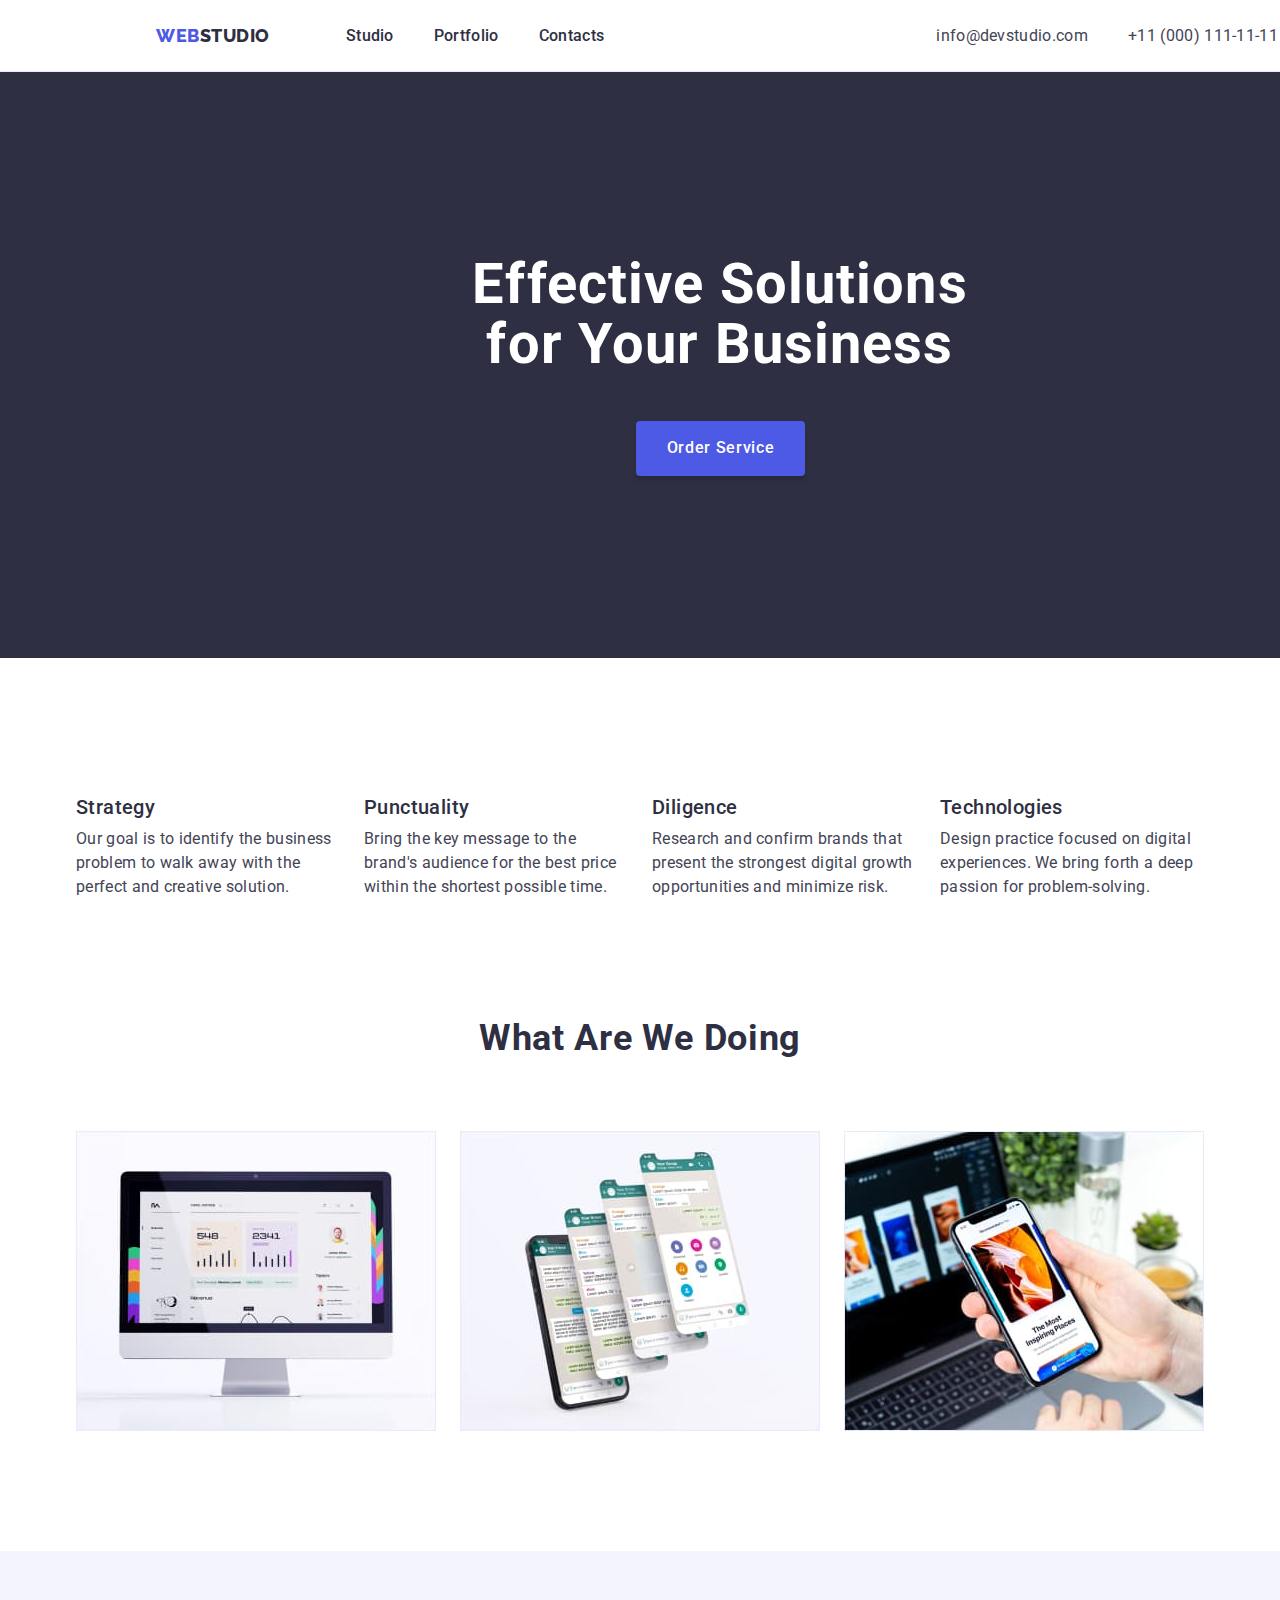
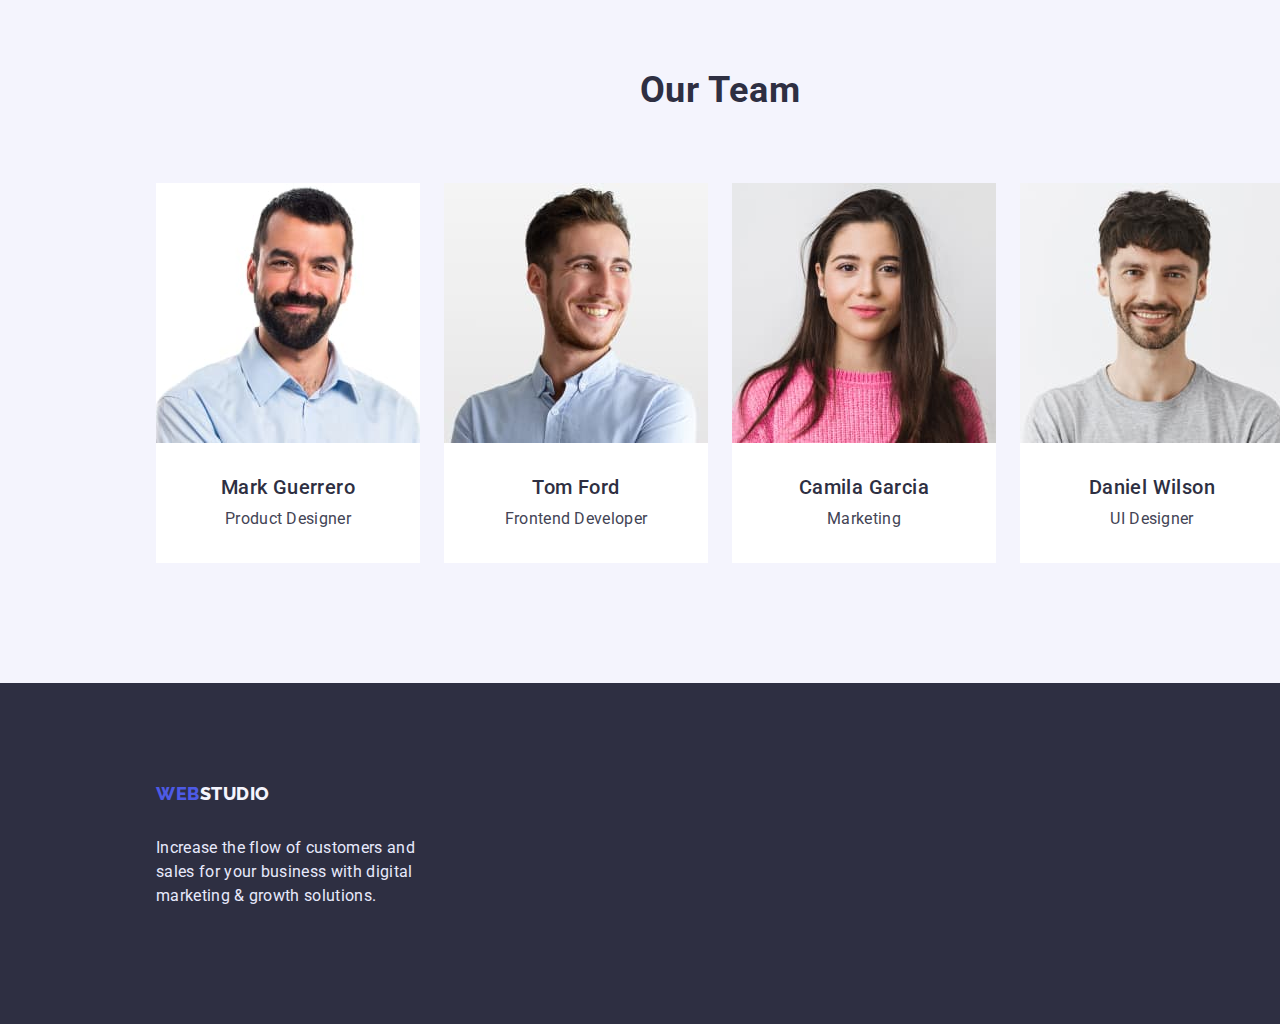
<file: index.html>
<!DOCTYPE html>
<html lang="en">
  <head>
    <meta charset="UTF-8" />
    <meta http-equiv="X-UA-Compatible" content="IE=edge" />
    <meta name="viewport" content="width=device-width, initial-scale=1.0" />
    <title>Effective Solutions for Your Business</title>
    <link
      rel="stylesheet"
      href="https://cdnjs.cloudflare.com/ajax/libs/modern-normalize/1.0.0/modern-normalize.min.css"
    />
    <link rel="preconnect" href="https://fonts.googleapis.com" />
    <link rel="preconnect" href="https://fonts.gstatic.com" crossorigin />
    <link
      href="https://fonts.googleapis.com/css2?family=Raleway:wght@800&family=Roboto:wght@400;500;700;900&display=swap"
      rel="stylesheet"
    />
    <link rel="stylesheet" href="./css/styles.css" />
  </head>
  <body>
    <header class="header">
      <a class="header-logo link" href="./index.html"
        >Web<span class="logo-text">Studio</span></a
      >
      <nav class="header-nav">
        <ul class="header-list list">
          <li><a class="header-link link" href="./index.html">Studio</a></li>
          <li>
            <a class="header-link link" href="./portfolio.html">Portfolio</a>
          </li>
          <li>
            <a class="header-link link" href="">Contacts</a>
          </li>
        </ul>
      </nav>
      <address class="address">
        <ul class="address-list list">
          <li>
            <a class="address-link link" href="mailto:info@devstudio.com"
              >info@devstudio.com
            </a>
          </li>
          <li>
            <a class="address-link link" href="tel:+110001111111"
              >+11 (000) 111-11-11
            </a>
          </li>
        </ul>
      </address>
    </header>
    <main>
      <section class="hero">
        <h1 class="hero-title">
          Effective Solutions <br />
          for Your Business
        </h1>
        <button class="hero-btn" type="button">Order Service</button>
      </section>

      <section class="credo">
        <h2 class="credo-title">Credo</h2>
        <ul class="credo-list list">
          <li>
            <h3 class="credo-list-title">Strategy</h3>
            <p class="credo-list-description">
              Our goal is to identify the business problem to walk away with the
              perfect and creative solution.
            </p>
          </li>
          <li>
            <h3 class="credo-list-title">Punctuality</h3>
            <p class="credo-list-description">
              Bring the key message to the brand's audience for the best price
              within the shortest possible time.
            </p>
          </li>
          <li>
            <h3 class="credo-list-title">Diligence</h3>
            <p class="credo-list-description">
              Research and confirm brands that present the strongest digital
              growth opportunities and minimize risk.
            </p>
          </li>
          <li>
            <h3 class="credo-list-title">Technologies</h3>
            <p class="credo-list-description">
              Design practice focused on digital experiences. We bring forth a
              deep passion for problem-solving.
            </p>
          </li>
        </ul>
      </section>
      <section class="about">
        <h2 class="about-title">What are we doing</h2>
        <ul class="about-list list">
          <li>
            <img
              class="about-list-monitor"
              src="./images/monitor.jpg"
              alt="A picture on the monitor's screenS"
              width="360"
              height="300"
            />
          </li>
          <li>
            <img
              class="about-list-cellphones"
              src="./images/cellphones.jpg"
              alt="Four cellphones"
              width="360"
              height="300"
            />
          </li>
          <li>
            <img
              class="about-list-synchro"
              src="./images/notebook-and-cellphone.jpg"
              alt="Synchronized work of a notebook and a cellphone"
              width="360"
              height="300"
            />
          </li>
        </ul>
      </section>
      <section class="team">
        <h2 class="team-title">Our Team</h2>
        <ul class="team-list list">
          <li class="card-background">
            <img
              class="team-list-card"
              src="./images/mark.jpg"
              alt="A man with shirt haircut"
              width="264"
              height="260"
            />
            <div class="card-content">
              <h3 class="team-list-title">Mark Guerrero</h3>
              <p class="team-list-text">Product Designer</p>
            </div>
          </li>
          <li class="card-background">
            <img
              class="team-list-card"
              src="./images/tom.jpg"
              alt="A red man"
              width="264"
              height="260"
            />
            <div class="card-content">
              <h3 class="team-list-title">Tom Ford</h3>
              <p class="team-list-text">Frontend Developer</p>
            </div>
          </li>
          <li class="card-background">
            <img
              class="team-list-card"
              src="./images/camila.jpg"
              alt="A women with long hair"
              width="264"
              height="260"
            />
            <div class="card-content">
              <h3 class="team-list-title">Camila Garcia</h3>
              <p class="team-list-text">Marketing</p>
            </div>
          </li>
          <li class="card-background">
            <img
              class="team-list-card"
              src="./images/daniel.jpg"
              alt="A man in a t-shirt"
              width="264"
              height="260"
            />
            <div class="card-content">
              <h3 class="team-list-title">Daniel Wilson</h3>
              <p class="team-list-text">UI Designer</p>
            </div>
          </li>
        </ul>
      </section>
    </main>
    <footer class="footer">
      <div class="footer-content">
        <a class="footer-logo link" href="./index.html"
          >Web<span class="footer-logo-text">Studio</span>
        </a>
        <p class="footer-text">
          Increase the flow of customers and sales for your business with
          digital marketing & growth solutions.
        </p>
      </div>
    </footer>
  </body>
</html>
</file>
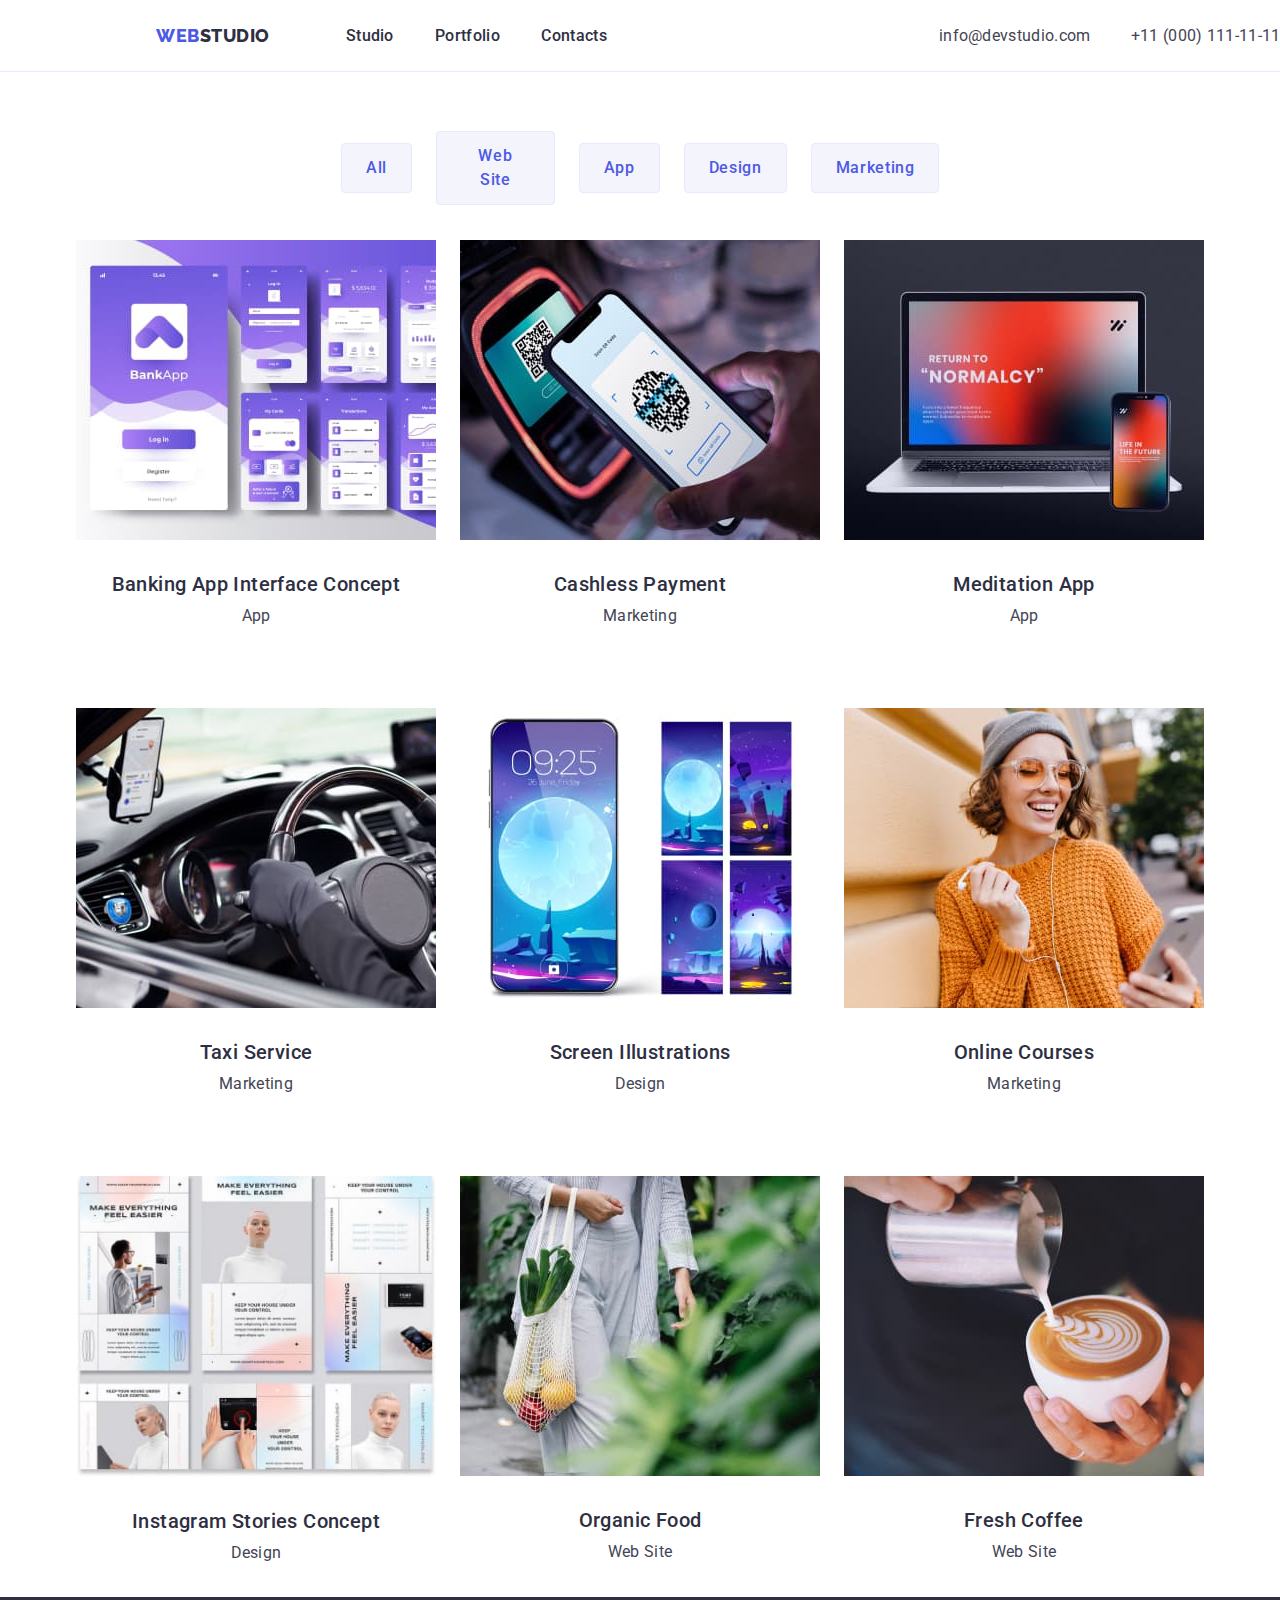
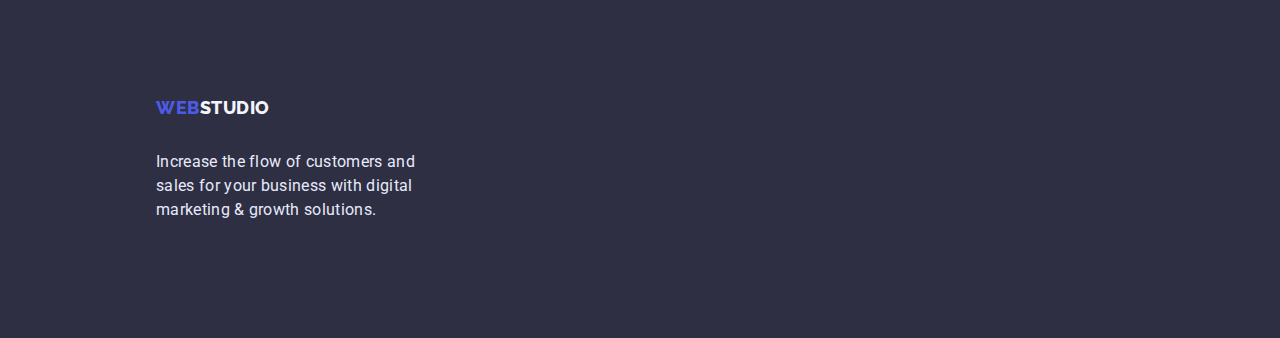
<file: portfolio.html>
<!DOCTYPE html>
<html lang="en">
  <head>
    <meta charset="UTF-8" />
    <meta http-equiv="X-UA-Compatible" content="IE=edge" />
    <meta name="viewport" content="width=device-width, initial-scale=1.0" />
    <title>Portfolio</title>
    <link
      rel="stylesheet"
      href="https://cdnjs.cloudflare.com/ajax/libs/modern-normalize/1.0.0/modern-normalize.min.css"
    />
    <link rel="preconnect" href="https://fonts.googleapis.com" />
    <link rel="preconnect" href="https://fonts.gstatic.com" crossorigin />
    <link
      href="https://fonts.googleapis.com/css2?family=Raleway:wght@800&family=Roboto:wght@400;500;700;900&display=swap"
      rel="stylesheet"
    />
    <link rel="stylesheet" href="./css/styles.css" />
  </head>
  <body class="portfolio-body">
    <header class="header">
      <a class="portfolio-header-logo link" href="./index.html"
        >Web<span class="logo-text">Studio</span>
      </a>
      <nav class="header-nav">
        <ul class="nav-list list">
          <li class="nav-list-item">
            <a class="header-link link" href="./index.html">Studio</a>
          </li>
          <li class="nav-list-item">
            <a class="header-link link" href="./portfolio.html">Portfolio</a>
          </li>
          <li class="nav-list-item">
            <a class="header-link link" href="">Contacts</a>
          </li>
        </ul>
      </nav>
      <address class="address">
        <ul class="address-list list">
          <li>
            <a class="address-link link" href="mailto:info@devstudio.com"
              >info@devstudio.com</a
            >
          </li>
          <li>
            <a class="address-link link" href="tel:+110001111111"
              >+11 (000) 111-11-11</a
            >
          </li>
        </ul>
      </address>
    </header>
    <main>
      <section>
        <h1 class="portfolio-title">PORTFOLIO</h1>
        <ul class="filter-btn list">
          <li><button class="all-btn btn" type="button">All</button></li>
          <li><button class="web-btn btn" type="button">Web Site</button></li>
          <li><button class="app-btn btn" type="button">App</button></li>
          <li>
            <button class="design-btn btn" type="button">Design</button>
          </li>
          <li>
            <button class="marketing-btn btn" type="button">Marketing</button>
          </li>
        </ul>
        <div class="card-container">
          <ul class="portfolio-list list">
            <li>
              <a class="link" href="">
                <img
                  src="./images/banking-app.jpg"
                  alt="Web-pages of banking application"
                  max-width="100%"
                />
              </a>
              <div class="card-content">
                <h2 class="item-title">Banking App Interface Concept</h2>
                <p class="item-text">App</p>
              </div>
            </li>
            <li>
              <a class="link" href="">
                <img
                  src="./images/cashless-payment.jpg"
                  alt="Scanning a terminal with a cellphone"
                  max-width="100%"
                />
              </a>
              <div class="card-content">
                <h2 class="item-title">Cashless Payment</h2>
                <p class="item-text">Marketing</p>
              </div>
            </li>
            <li>
              <a class="link" href="">
                <img
                  src="./images/meditation-app.jpg"
                  alt="A notebook and a cellphone with the screen 'Return to Normalcy'"
                  max-width="100%"
                />
              </a>
              <div class="card-content">
                <h2 class="item-title">Meditation App</h2>
                <p class="item-text">App</p>
              </div>
            </li>
            <li>
              <a class="link" href="">
                <img
                  src="./images/taxi-service.jpg"
                  alt="A view through the open window of the driver's door of the auto's dashboard"
                  max-width="100%"
                />
              </a>
              <div class="card-content">
                <h2 class="item-title">Taxi Service</h2>
                <p class="item-text">Marketing</p>
              </div>
            </li>
            <li>
              <a class="link" href="">
                <img
                  src="./images/screen-illustrations.jpg"
                  alt="Five cellphone's wallpapers"
                  max-width="100%"
                />
              </a>
              <div class="card-content">
                <h2 class="item-title">Screen Illustrations</h2>
                <p class="item-text">Design</p>
              </div>
            </li>
            <li>
              <a class="link" href="">
                <img
                  src="./images/online-courses.jpg"
                  alt="A young women student with a cellphone and earphones"
                  max-width="100%"
                />
              </a>
              <div class="card-content">
                <h2 class="item-title">Online Courses</h2>
                <p class="item-text">Marketing</p>
              </div>
            </li>
            <li>
              <a class="link" href="">
                <img
                  src="./images/instagram-stories-concept.jpg"
                  alt="Six screens from instagram pages of a women"
                  width="360px"
                />
              </a>
              <div class="card-content">
                <h2 class="item-title">Instagram Stories Concept</h2>
                <p class="item-text">Design</p>
              </div>
            </li>
            <li>
              <a class="link" href="">
                <img
                  src="./images/organic-food.jpg"
                  alt="A woman with a net shoping bag"
                  max-width="100%"
                />
              </a>
              <div class="card-content">
                <h2 class="item-title">Organic Food</h2>
                <p class="item-text">Web Site</p>
              </div>
            </li>
            <li>
              <a class="link" href="">
                <img
                  src="./images/fresh-coffee.jpg"
                  alt="A man with a coffee-pot in one hand and a cup of coffee in the other one. He is making a figure on the surface of the drink."
                  max-width="100%"
                />
              </a>
              <div class="card-content">
                <h2 class="item-title">Fresh Coffee</h2>
                <p class="item-text">Web Site</p>
              </div>
            </li>
          </ul>
        </div>
      </section>
    </main>
    <footer class="footer">
      <div class="footer-content">
        <a class="footer-logo link" href="./portfolio.html"
          >Web<span class="footer-logo-text">Studio</span>
        </a>
        <p class="footer-text">
          Increase the flow of customers and sales for your business with
          digital marketing & growth solutions.
        </p>
      </div>
    </footer>
  </body>
</html>
</file>
<file: css/styles.css>
:root {
    --color: #2E2F42;
    --second-text-color: #434455;
    --third-text-color: #4D5AE5;
    --first-btn-color: #FFFFFF;
    --second-btn-color: #4D5AE5;
    --background-color: #FFFFFF;
    --btn-backgroud-color: #F4F4FD;
    --pressed-state-color: #404BBF;
    --footer-text-color: #E7E9FC;
    --footer-background-color: #2E2F42;
    --btn-border-color: #E7E9FC;
    --second-background-color: #F4F4FD;
}

body {
    font-family: "Roboto", sans-serif;
    color: var(--second-text-color);
    background-color: var(--background-color);
}

img {
    display: block;
}
.link {
    text-decoration: none;
}

.list {
    list-style: none;
}

/*-----------Header-------------*/
.header {
        width: 1440px;
        display: flex;
        flex-direction: row;
        align-items: center;
        margin: 0 auto;
        background-color:var(--background-color) ;
        border-bottom: 1px solid var(--footer-text-color);
}


.header-logo {
    font-family: "Raleway", sans-serif;
    font-weight: 800;
    font-size: 18px;
    line-height: 1.17;
    letter-spacing: 0.03em;
    text-transform: uppercase;
    color: var(--third-text-color);
    text-decoration: none;
    margin: 24px 76px 23px 156px;
    display: block;
}

.logo-text {
    color: var(--color);
}

.header-link {
    font-weight: 500;
    font-size: 16px;
    line-height: 1.5;
    letter-spacing: 0.02em;
    color: #2E2F42;
}


.header-list {
    display: flex;
    flex-direction: row;
    justify-content: space-between;
    align-items: center;
    margin: 0 auto;
    padding: 0;
    gap: 40px;
}

.header-list a {
    color: var(--color);
}

.header-list a:hover, .header-list a:focus {
    color: var(--pressed-state-color);
}

.address {
    font-style: normal;
}

.address-list {
    display: flex;
    flex-direction: row;
    justify-content: flex-start;
    align-items: center;
    gap: 40px;
    margin: 24px 156px 23px 332px;
    padding: 0;
}

.address-link {
    font-family: inherit;
    font-size: 16px;
    line-height: 1.5;
    letter-spacing: 0.02em;
    color: var(--second-text-color);
    list-style: none;
}

.address-link a:hover, .address-link a:focus {
    color: var(--pressed-state-color);
}

/*--------------------------Hero----------------------*/

.hero {
    background-color: #2e2f42;
    width: 1440px;
    display: flex;
    flex-direction: column;
    align-items: center;
    margin: 0 auto;
    padding: 0;
}

.hero-title { 
    font-weight: 700;
    font-size: 56px;
    line-height: 1.07;
    letter-spacing: 0.02em;
    text-align: center;
    color: #ffffff;
    display: block;
    width: 496px;
    margin: 182.67px 472px 46.64px;
}

.hero-btn {
    font-family: "Roboto", sans-serif;
    font-weight: 500;
    line-height: 1.5;
    letter-spacing: 0.04em;
    color: var(--first-btn-color);
    background-color: #4D5AE5;
    box-shadow: 0px 4px 4px rgba(0, 0, 0, 0.15);
    border: 0;
    border-radius: 4px;
    cursor: pointer;
    display: block;
    width: 169px;
    height: 54.41px;
    margin: 0 635px 182.67px 636px;
    padding: 0;
    gap: 10px;
}

.hero-btn:hover, .hero-btn:focus {
    background-color: #404BBF;
}
/*-------------------------CREDO---------------------------*/

.credo {
    width: 1128px;
    display: flex;
    flex-direction: row;
    justify-content: space-between;
    align-items: flex-start;
    margin: 0 auto;
    padding: 137px 0 120px;
}
.credo-title {
    display: none;
}

.credo-list {
    display: flex;
    flex-direction: row;
    align-items: flex-start;
    justify-content: space-between;
    margin: 0 auto;
    padding: 0;
    gap: 24px;
}

.credo-list-title {
    font-weight: 500;
    font-size: 20px;
    line-height: 1.2;
    letter-spacing: 0.02em;
    color: var(--color);
    width: 264px;
    margin-top: 0;
    margin-bottom: 8px;
}

.credo-list-description {
    font-size: 16px;
    line-height: 1.5;
    letter-spacing: 0.02em;
    color: var(--second-text-color);
    width: 264px;
    margin-top: 8px;
    margin-bottom: 0;
}
/*----------------------ABOUT-----------------*/
.about {
    width: 1128px;
    margin: 0 auto;
    display: block;
}

.about-title {
    font-size: 36px;
    line-height: 1.11;
    letter-spacing: 0.02em;
    text-align: center;
    text-transform: capitalize;
    color: var(--color);
    margin: 0 auto 72px;
    padding: 0;
}

.about-list {
    display: flex;
    flex-direction: row;
    justify-content: space-between;
    align-items: center;
    margin: 0 auto;
    padding: 0 0 120px 0;
    gap: 24px;
}

/*--------------TEAM---------------------*/
.team {
    width: 1440px;
    display: flex;
    flex-direction: column;
    margin: 0 auto;
    padding: 120px 0;
    background: var(--second-background-color);
}

.team-title {
    font-size: 36px;
    line-height: 1.11;
    letter-spacing: 0.02em;
    text-align: center;
    text-transform: capitalize;
    color:var(--color);
    display: block;
    width: 163px;
    height: 40px;
    margin: 0 auto 72px;
    padding: 0;
}

.team-list {
    display: flex;
    flex-direction: row;
    justify-content: space-around;
    align-items: center;
    margin: 0 ato;
    padding: 0;
    gap: 24px;
    margin: 0 156px;
}

.card-background {
    background-color: var(--background-color);
}

.card-content {
    display: flex;
    flex-direction: column;
    align-items: center;
    justify-content: space-around;
    margin: 32px 16px;
    gap: 8px;
}

.team-list-title {
    font-weight: 500;
    font-size: 20px;
    line-height: 1.2;
    letter-spacing: 0.02em;
    color: var(--color);
    margin: 0 auto;
}

.team-list-text {
    line-height: 1.5;
    letter-spacing: 0.02em;
    color: var(--second-text-color);
    margin: 0 auto;
}

/*-------------Footer---------------*/

.footer {
    width: 1440px;
    display: block;
    margin: 0 auto;
    background-color: var(--footer-background-color);
}

.footer-content {
    width: 264px;
    display: flex;
    flex-direction: column;
    justify-content: space-around;
    align-items: flex-start;
    margin: 0 1020px 0 156px;
    padding: 100px 0;
    gap: 16px;
}

.footer-logo {
    font-family: "Raleway", sans-serif;
    font-weight: 800;
    font-size: 18px;
    line-height: 1.17;
    letter-spacing: 0.03em;
    text-transform: uppercase;
    color: var(--third-text-color);
}

.footer-logo-text {
    color:var(--btn-backgroud-color);
}


.footer-text {
    line-height: 1.5;
    letter-spacing: 0.02em;
    color:var(--footer-text-color);
}


/*---------------------PORTFOLIO-----------------
-------------------HEADER-------------------*/
.header {
    width: 1440px;
        display: flex;
        flex-direction: row;
        align-items: center;
        margin: 0 auto;
        background-color: var(--first-btn-color);
        border-bottom: 1px solid var(--footer-text-color);
}

.portfolio-header-logo {
    font-family: "Raleway", sans-serif;
    font-weight: 800;
    font-size: 18px;
    line-height: 1.17;
    letter-spacing: 0.03em;
    text-transform: uppercase;
    color: var(--third-text-color);
    margin: 24px 76px 23px 156px;
    display: block;
}

.logo-text {
    color: var(--color);
}

.nav-list {
    width: 261px;
    display: flex;
    flex-direction: row;
    justify-content: space-between;
    align-items: center;
    margin: 0 auto;
    padding: 0;
    gap: 40px;
}

.nav-list a {
    color: var(--color);
}

.nav-list a:hover,
.nav-list a:focus {
    color: var(--pressed-state-color);
}

.address-list {
    font-style: normal;
}

.address-list a:hover,
.address-list a:focus {
    color: var(--pressed-state-color);
}

portfolio-body {
    font-family: "Roboto", sans-serif;
    color: var(--second-text-color);
    background-color: var(--background-color);
}

.portfolio-title {
    display: none;
}

/*-----------------buttons------------*/

.filter-btn {
    width: 597px;
    height: 48px;
    display: flex;
    flex-direction: row;
    justify-content: center;
    align-items: center;
    margin: 0 auto;
    padding: 96px 0 72px;
    gap: 24px;
}

.btn {
    font-family: "Roboto", sans-serif;
    font-weight: 500;
    font-size: 16px;
    line-height: 1.5;
    letter-spacing: 0.04em;
    color: var(--second-btn-color);
    background-color: var(--btn-backgroud-color);
    cursor: pointer;
    padding: 12px 24px;
    border: 1px solid var(--btn-border-color);
    border-radius: 4px;
}

.all-btn {
    width: 70.750px;
}

.web-btn {
    width: 119px;
}

.app {
    width: 80.216px;
}

.design-btn {
    width: 103.203px;
}

.marketing-btn {
    width: 128.220px
}

.btn:hover,
.btn:focus {
    color: var(--first-btn-color);
    background-color: var(--pressed-state-color);
    box-shadow: 0px 3px 1px rgba(0, 0, 0, 0.1), 0px 2px 1px rgba(0, 0, 0, 0.08), 0px 2px 2px rgba(0, 0, 0, 0.12);
}

/*----------portfolio cards----------*/
.link {
    text-decoration: none;
}

.card-container {
    width: 1128px;
    margin: 0 auto;
    padding: 0;
}

.portfolio-list {
    display: flex;
    flex-direction: row;
    flex-wrap: wrap;
    justify-content: flex-start;
    align-items: start;
    flex-basis: calc(100% / 3);
    margin: 0;
    padding: 0;
    row-gap: 48px;
    column-gap: 24px;
}

.card-content {
    display: flex;
    flex-direction: column;
    align-items: center;
    justify-content: space-around;
    margin: 32px 16px;
    gap: 8px;
}

.item-title {
    font-weight: 500;
    font-size: 20px;
    line-height: 1.2;
    letter-spacing: 0.02em;
    color: var(--color);
    margin: 0;
}

.item-text {
    font-size: 16px;
    line-height: 1.5;
    letter-spacing: 0.02em;
    color: var(--second-text-color);
    margin: 0;
}

.portfolio-footer-logo {
    font-family: "Raleway", sans-serif;
    font-weight: 800;
    font-size: 18px;
    line-height: 1.17;
    display: flex;
    letter-spacing: 0.03em;
    text-transform: uppercase;
    color: var(--third-text-color);
}

.footer-logo-text {
    color: #F4F4FD;
}
</file>
